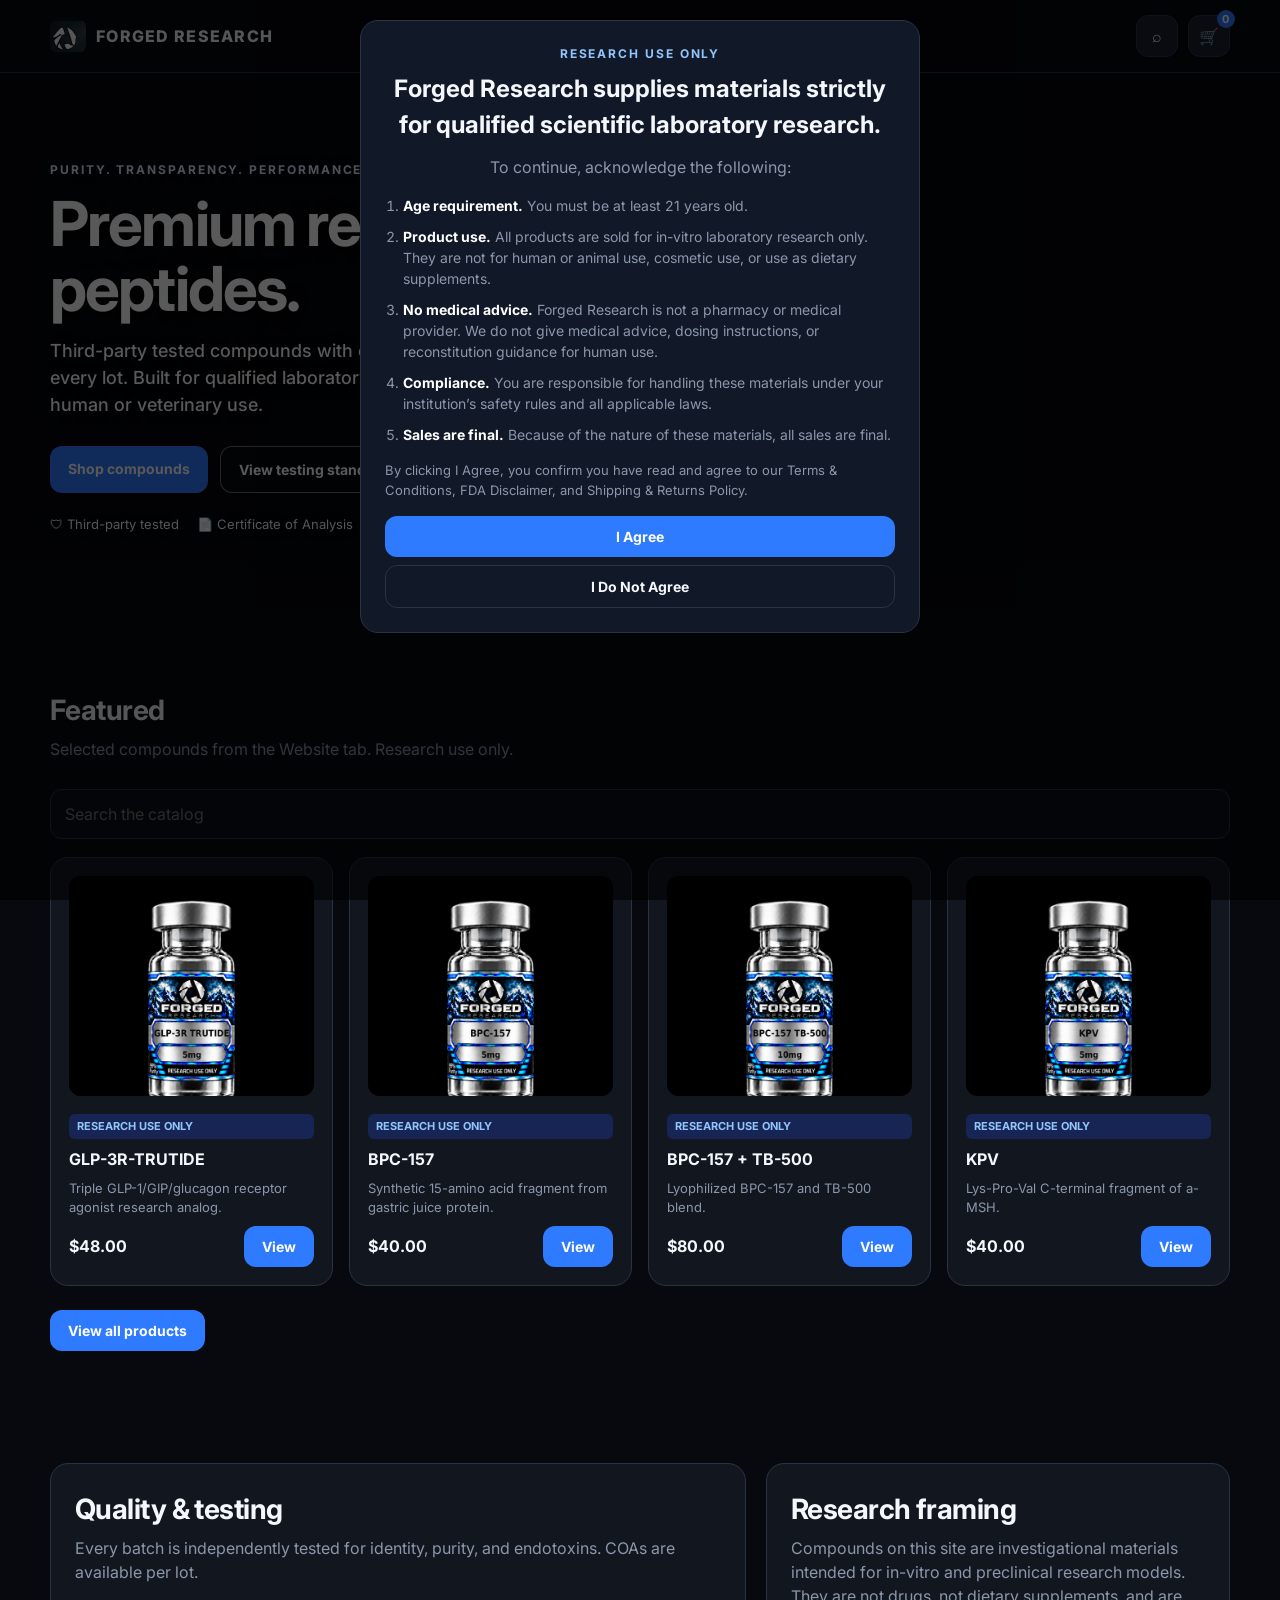
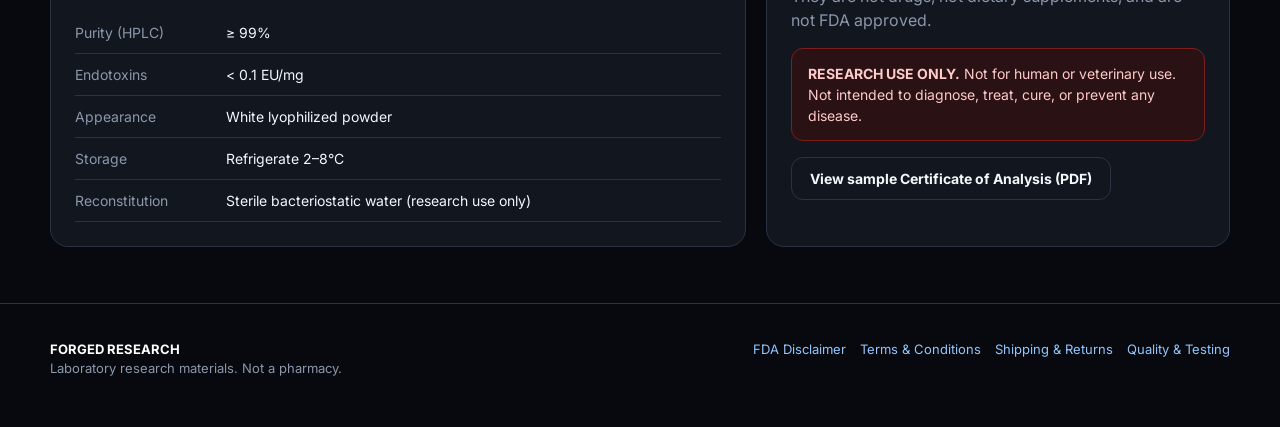
<file: index.html>
<!DOCTYPE html>
<html lang="en">
<head>
  <meta charset="UTF-8" />
  <meta name="viewport" content="width=device-width, initial-scale=1" />
  <title>Forged Research — Premium Research Peptides</title>
  <meta name="description" content="Third-party tested research peptides. For laboratory research use only." />
  <link rel="icon" href="assets/logo-mark.png" />
  <link rel="preconnect" href="https://fonts.googleapis.com" />
  <link href="https://fonts.googleapis.com/css2?family=Inter:wght@400;500;600;700;800&display=swap" rel="stylesheet" />
  <link rel="stylesheet" href="css/styles.css" />
  <style>
    .drawer { font-size: 13px; }
    .cart-line { display: block; padding: 14px 0; }
    .cart-line .row { align-items: start; }
    .cart-controls { margin: 8px 0 0; }
    .cart-line-price { margin: 0; font-size: 13px; }
    .drawer-foot .save, .drawer-foot .save strong { color: #f5b942; }
    .drawer-foot .total-row { font-size: 15px; font-weight: 800; margin-top: 8px; padding-top: 10px; border-top: 1px solid #2a3344; }
  </style>
</head>
<body>
  <header>
    <div class="wrap nav">
      <a class="brand" href="index.html">
        <img class="logo" src="assets/logo-mark.png" alt="Forged Research" />
        FORGED RESEARCH
      </a>
      <nav class="nav-links">
        <a href="#shop">Shop</a>
        <a href="quality.html">Quality</a>
        <a href="fda.html">Disclaimer</a>
        <a href="terms.html">Terms</a>
        <a href="shipping.html">Shipping</a>
      </nav>
      <div class="nav-actions">
        <button class="icon-btn" title="Search" type="button">⌕</button>
        <button class="icon-btn" id="cartBtn" title="Cart" type="button">
          🛒 <span class="cart-count" id="cartCount">0</span>
        </button>
      </div>
    </div>
  </header>

  <section class="hero">
    <div class="wrap hero-grid">
      <div>
        <div class="kicker">Purity. Transparency. Performance.</div>
        <h1>Premium research peptides.</h1>
        <p class="lede">Third-party tested compounds with certificates of analysis on every lot. Built for qualified laboratory research — not for human or veterinary use.</p>
        <div class="hero-cta">
          <a class="btn" href="#shop">Shop compounds</a>
          <a class="btn ghost" href="#testing">View testing standards</a>
        </div>
        <div class="trust">
          <span>🛡 Third-party tested</span>
          <span>📄 Certificate of Analysis</span>
          <span>📦 Discreet shipping</span>
        </div>
      </div>
    </div>
  </section>

  <section class="section" id="shop">
    <div class="wrap">
      <h2>Featured</h2>
      <p class="sub">Selected compounds from the Website tab. Research use only.</p>
      <input class="field" id="catalogSearch" type="search" placeholder="Search the catalog" style="margin:0 0 18px" />
      <div class="grid" id="featuredGrid"></div>
      <p style="margin-top:24px">
        <button class="btn" type="button" id="viewAllBtn">View all products</button>
      </p>
    </div>
  </section>

  <section class="section" id="catalog" hidden>
    <div class="wrap">
      <h2>Research catalog</h2>
      <p class="sub">Every active listing. All materials are for laboratory research only.</p>
      <div class="filters">
        <button class="chip active" data-filter="all" type="button">All</button>
        <button class="chip" data-filter="metabolic" type="button">Metabolic</button>
        <button class="chip" data-filter="recovery" type="button">Recovery</button>
        <button class="chip" data-filter="immune" type="button">Gut / Immune</button>
      </div>
      <div class="grid" id="productGrid"></div>
    </div>
  </section>

  <section class="section" id="testing">
    <div class="wrap info-grid">
      <div class="panel">
        <h2>Quality & testing</h2>
        <p class="sub">Every batch is independently tested for identity, purity, and endotoxins. COAs are available per lot.</p>
        <table class="specs">
          <tr><td>Purity (HPLC)</td><td>≥ 99%</td></tr>
          <tr><td>Endotoxins</td><td>&lt; 0.1 EU/mg</td></tr>
          <tr><td>Appearance</td><td>White lyophilized powder</td></tr>
          <tr><td>Storage</td><td>Refrigerate 2–8°C</td></tr>
          <tr><td>Reconstitution</td><td>Sterile bacteriostatic water (research use only)</td></tr>
        </table>
      </div>
      <div class="panel" id="research">
        <h2>Research framing</h2>
        <p class="muted">Compounds on this site are investigational materials intended for in-vitro and preclinical research models. They are not drugs, not dietary supplements, and are not FDA approved.</p>
        <div class="warn-box">
          <strong>RESEARCH USE ONLY.</strong> Not for human or veterinary use. Not intended to diagnose, treat, cure, or prevent any disease.
        </div>
        <button class="btn ghost" type="button">View sample Certificate of Analysis (PDF)</button>
      </div>
    </div>
  </section>

  <footer id="disclaimer">
    <div class="wrap foot">
      <div>
        <strong style="color:#fff">FORGED RESEARCH</strong><br />
        Laboratory research materials. Not a pharmacy.
      </div>
      <div class="policy-links">
        <a href="fda.html">FDA Disclaimer</a>
        <a href="terms.html">Terms &amp; Conditions</a>
        <a href="shipping.html">Shipping &amp; Returns</a>
        <a href="quality.html">Quality &amp; Testing</a>
      </div>
    </div>
  </footer>

  <div class="drawer-bg" id="drawerBg"></div>
  <aside class="drawer" id="drawer">
    <div class="drawer-h">
      <strong>Your cart</strong>
      <button class="icon-btn" id="closeCart" type="button">✕</button>
    </div>
    <div class="cart-items" id="cartItems"></div>
    <div class="drawer-foot">
      <div class="row" style="margin-bottom:8px">
        <span class="muted">Subtotal</span>
        <strong id="subtotal">$0.00</strong>
      </div>
      <div class="row save" id="extraRow" hidden style="margin-bottom:8px">
        <span>Additional 30% savings</span>
        <strong id="extraSavings">$0.00</strong>
      </div>
      <div class="row save" id="totalSaveRow" hidden style="margin-bottom:8px">
        <span>Total savings on this order</span>
        <strong id="totalSavings">$0.00</strong>
      </div>
      <div class="row" style="margin:8px 0">
        <span class="muted">Shipping</span>
        <strong>Free</strong>
      </div>
      <div class="row total-row" style="margin-bottom:12px">
        <span>Total</span>
        <strong id="orderTotal">$0.00</strong>
      </div>
      <button class="btn full" id="checkoutBtn" type="button">Proceed to checkout</button>
    </div>
  </aside>

  <div class="modal-bg" id="modal">
    <div class="modal">
      <h2 style="margin-bottom:8px">Important information</h2>
      <div class="warn-box">RESEARCH USE ONLY — not for human or veterinary use.</div>
      <p class="muted">These products are not intended to diagnose, treat, cure, or prevent any disease and have not been approved by the FDA.</p>
      <label class="check">
        <input type="checkbox" id="agree" />
        <span>I have read this information and confirm I am purchasing these products for research use only.</span>
      </label>
      <button class="btn full warn" id="agreeBtn" type="button">I agree & continue</button>
    </div>
  </div>

  <div class="modal-bg" id="productModal">
    <div class="modal product-modal">
      <div class="row" style="margin-bottom:12px">
        <h2 id="pmTitle" style="margin:0;font-size:28px">Product</h2>
        <button class="icon-btn" type="button" id="pmClose">✕</button>
      </div>
      <div class="pm-grid">
        <div class="pm-zoom"><img id="pmImg" class="pm-img" alt="" /></div>
        <div>
          <span class="tag">RESEARCH USE ONLY</span>
          <p class="muted" id="pmDesc" style="margin:12px 0"></p>
          <label class="muted" style="font-size:12px">Select size</label>
          <select class="size-select" id="pmSize" style="margin:8px 0 14px"></select>
          <div class="volume">
            <h3>Volume Discounts</h3>
            <div id="pmVol"></div>
          </div>
          <div class="qty-row">
            <span class="muted">Quantity:</span>
            <div class="stepper">
              <button type="button" id="pmMinus">−</button>
              <span id="pmQty">1</span>
              <button type="button" id="pmPlus">+</button>
            </div>
          </div>
          <div class="row" style="margin-top:14px">
            <strong id="pmLine">$0.00</strong>
            <button class="btn" type="button" id="pmAdd">Add to cart</button>
          </div>
        </div>
      </div>
    </div>
  </div>

  <div class="modal-bg gate" id="gateModal">
    <div class="modal">
      <div class="kicker" style="text-align:center">Research use only</div>
      <h2 style="margin:8px 0 12px;text-align:center">Forged Research supplies materials strictly for qualified scientific laboratory research.</h2>
      <p class="muted" style="text-align:center;margin-bottom:16px">To continue, acknowledge the following:</p>
      <ol class="gate-list">
        <li><strong>Age requirement.</strong> You must be at least 21 years old.</li>
        <li><strong>Product use.</strong> All products are sold for in-vitro laboratory research only. They are not for human or animal use, cosmetic use, or use as dietary supplements.</li>
        <li><strong>No medical advice.</strong> Forged Research is not a pharmacy or medical provider. We do not give medical advice, dosing instructions, or reconstitution guidance for human use.</li>
        <li><strong>Compliance.</strong> You are responsible for handling these materials under your institution’s safety rules and all applicable laws.</li>
        <li><strong>Sales are final.</strong> Because of the nature of these materials, all sales are final.</li>
      </ol>
      <p class="muted" style="font-size:13px;margin:16px 0">By clicking I Agree, you confirm you have read and agree to our
        <a href="terms.html">Terms &amp; Conditions</a>,
        <a href="fda.html">FDA Disclaimer</a>, and
        <a href="shipping.html">Shipping &amp; Returns Policy</a>.</p>
      <button class="btn full" type="button" id="gateAgree" onclick="sessionStorage.setItem('forgedGate','1');var g=document.getElementById('gateModal');if(g)g.classList.remove('open');">I Agree</button>
      <button class="btn ghost full" type="button" id="gateDecline" style="margin-top:8px" onclick="window.location.href='https://www.google.com'">I Do Not Agree</button>
    </div>
  </div>

  <div class="modal-bg" id="signupModal">
    <div class="modal">
      <h2 style="margin-bottom:8px">Join Forged Research</h2>
      <p class="muted">Get lot updates and new compound notices. Research use only.</p>
      <form id="signupForm" style="margin-top:16px">
        <input class="field" type="email" id="signupEmail" placeholder="Email address" required />
        <button class="btn full" type="submit" style="margin-top:12px">Sign up</button>
      </form>
      <button class="btn ghost full" type="button" id="signupLater" style="margin-top:8px">Not now</button>
    </div>
  </div>

  <script src="js/app.js"></script>
</body>
</html>
</file>
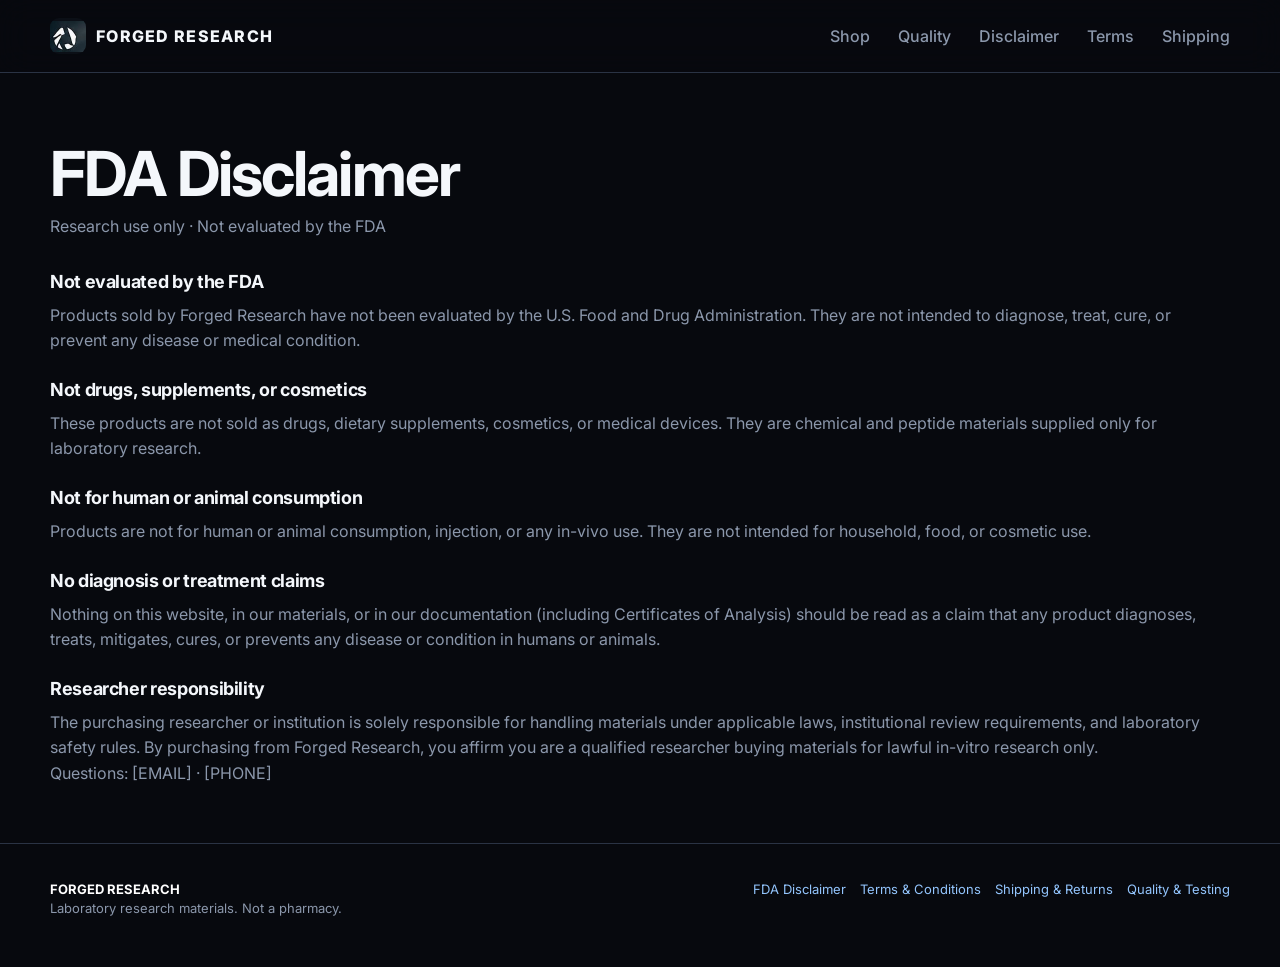
<file: fda.html>
<!DOCTYPE html>
<html lang="en">
<head>
  <meta charset="UTF-8" />
  <meta name="viewport" content="width=device-width, initial-scale=1" />
  <title>FDA Disclaimer — Forged Research</title>
  <link rel="icon" href="assets/logo-mark.png" />
  <link href="https://fonts.googleapis.com/css2?family=Inter:wght@400;500;600;700;800&display=swap" rel="stylesheet" />
  <link rel="stylesheet" href="css/styles.css" />
</head>
<body>
  <header>
    <div class="wrap nav">
      <a class="brand" href="index.html">
        <img class="logo" src="assets/logo-mark.png" alt="Forged Research" />
        FORGED RESEARCH
      </a>
      <nav class="nav-links">
        <a href="index.html#shop">Shop</a>
        <a href="quality.html">Quality</a>
        <a href="fda.html">Disclaimer</a>
        <a href="terms.html">Terms</a>
        <a href="shipping.html">Shipping</a>
      </nav>
    </div>
  </header>
  <main class="wrap section policy">
    
<h1>FDA Disclaimer</h1>
<p class="sub">Research use only · Not evaluated by the FDA</p>
<h2>Not evaluated by the FDA</h2>
<p>Products sold by Forged Research have not been evaluated by the U.S. Food and Drug Administration. They are not intended to diagnose, treat, cure, or prevent any disease or medical condition.</p>
<h2>Not drugs, supplements, or cosmetics</h2>
<p>These products are not sold as drugs, dietary supplements, cosmetics, or medical devices. They are chemical and peptide materials supplied only for laboratory research.</p>
<h2>Not for human or animal consumption</h2>
<p>Products are not for human or animal consumption, injection, or any in-vivo use. They are not intended for household, food, or cosmetic use.</p>
<h2>No diagnosis or treatment claims</h2>
<p>Nothing on this website, in our materials, or in our documentation (including Certificates of Analysis) should be read as a claim that any product diagnoses, treats, mitigates, cures, or prevents any disease or condition in humans or animals.</p>
<h2>Researcher responsibility</h2>
<p>The purchasing researcher or institution is solely responsible for handling materials under applicable laws, institutional review requirements, and laboratory safety rules. By purchasing from Forged Research, you affirm you are a qualified researcher buying materials for lawful in-vitro research only.</p>
<p class="muted">Questions: [EMAIL] · [PHONE]</p>

  </main>
  <footer>
    <div class="wrap foot">
      <div>
        <strong style="color:#fff">FORGED RESEARCH</strong><br />
        Laboratory research materials. Not a pharmacy.
      </div>
      <div class="policy-links">
        <a href="fda.html">FDA Disclaimer</a>
        <a href="terms.html">Terms &amp; Conditions</a>
        <a href="shipping.html">Shipping &amp; Returns</a>
        <a href="quality.html">Quality &amp; Testing</a>
      </div>
    </div>
  </footer>
</body>
</html>
</file>
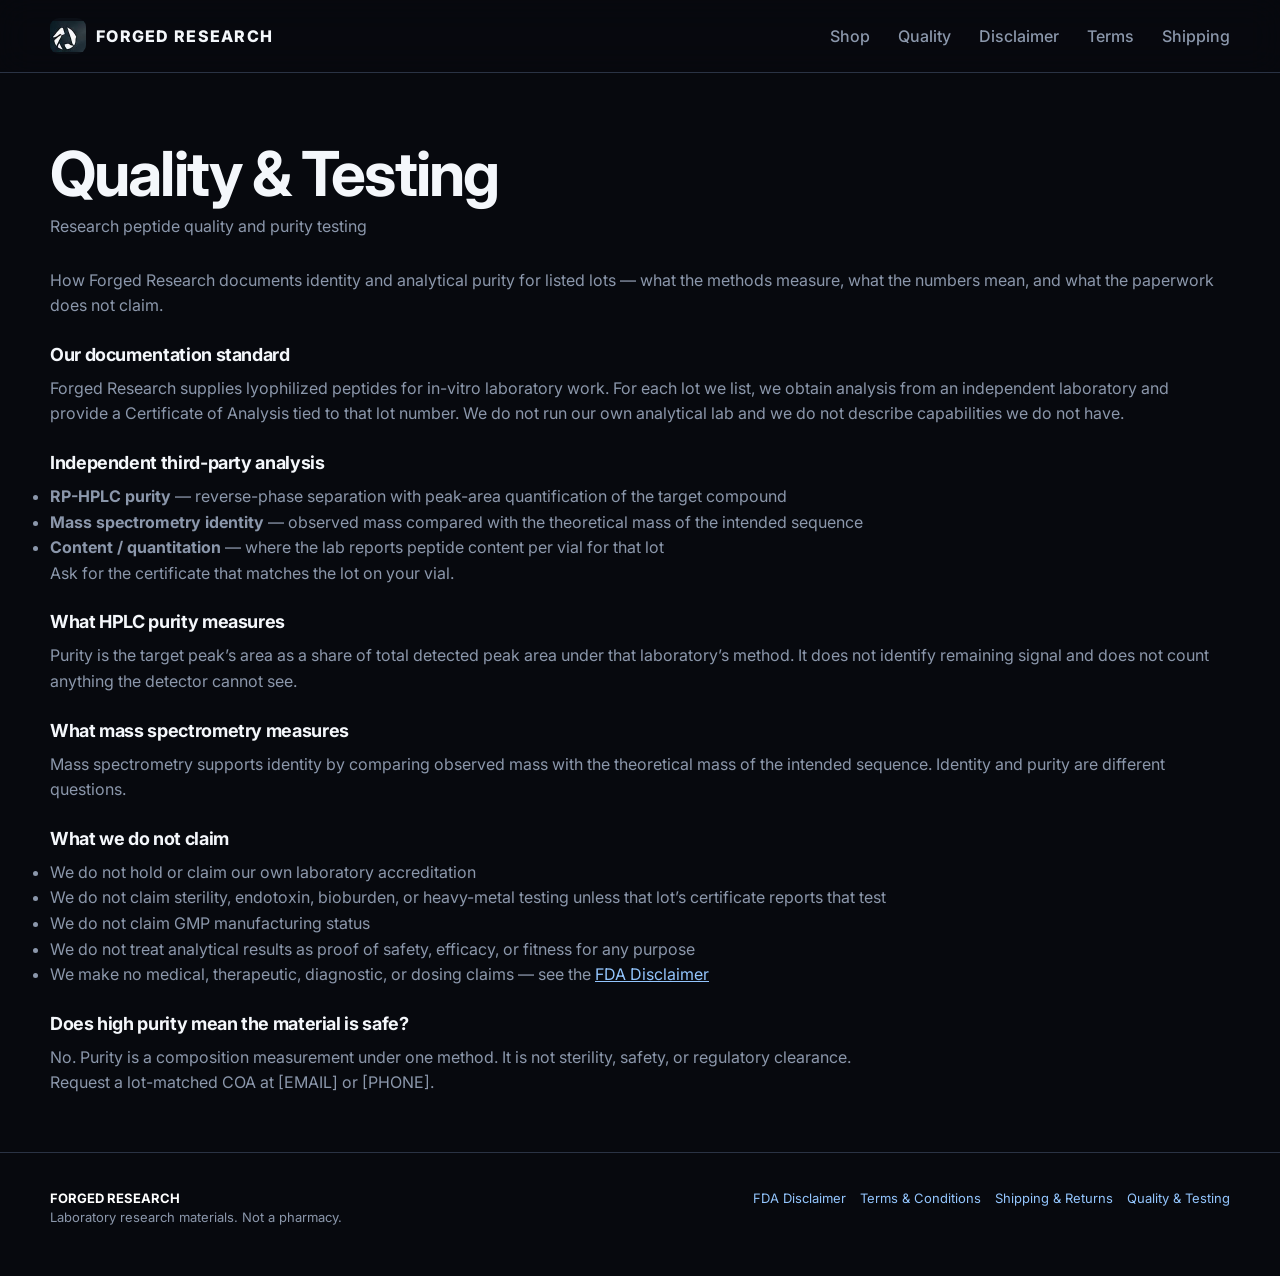
<file: quality.html>
<!DOCTYPE html>
<html lang="en">
<head>
  <meta charset="UTF-8" />
  <meta name="viewport" content="width=device-width, initial-scale=1" />
  <title>Quality & Testing — Forged Research</title>
  <link rel="icon" href="assets/logo-mark.png" />
  <link href="https://fonts.googleapis.com/css2?family=Inter:wght@400;500;600;700;800&display=swap" rel="stylesheet" />
  <link rel="stylesheet" href="css/styles.css" />
</head>
<body>
  <header>
    <div class="wrap nav">
      <a class="brand" href="index.html">
        <img class="logo" src="assets/logo-mark.png" alt="Forged Research" />
        FORGED RESEARCH
      </a>
      <nav class="nav-links">
        <a href="index.html#shop">Shop</a>
        <a href="quality.html">Quality</a>
        <a href="fda.html">Disclaimer</a>
        <a href="terms.html">Terms</a>
        <a href="shipping.html">Shipping</a>
      </nav>
    </div>
  </header>
  <main class="wrap section policy">
    
<h1>Quality &amp; Testing</h1>
<p class="sub">Research peptide quality and purity testing</p>
<p>How Forged Research documents identity and analytical purity for listed lots — what the methods measure, what the numbers mean, and what the paperwork does not claim.</p>
<h2>Our documentation standard</h2>
<p>Forged Research supplies lyophilized peptides for in-vitro laboratory work. For each lot we list, we obtain analysis from an independent laboratory and provide a Certificate of Analysis tied to that lot number. We do not run our own analytical lab and we do not describe capabilities we do not have.</p>
<h2>Independent third-party analysis</h2>
<ul>
  <li><strong>RP-HPLC purity</strong> — reverse-phase separation with peak-area quantification of the target compound</li>
  <li><strong>Mass spectrometry identity</strong> — observed mass compared with the theoretical mass of the intended sequence</li>
  <li><strong>Content / quantitation</strong> — where the lab reports peptide content per vial for that lot</li>
</ul>
<p>Ask for the certificate that matches the lot on your vial.</p>
<h2>What HPLC purity measures</h2>
<p>Purity is the target peak’s area as a share of total detected peak area under that laboratory’s method. It does not identify remaining signal and does not count anything the detector cannot see.</p>
<h2>What mass spectrometry measures</h2>
<p>Mass spectrometry supports identity by comparing observed mass with the theoretical mass of the intended sequence. Identity and purity are different questions.</p>
<h2>What we do not claim</h2>
<ul>
  <li>We do not hold or claim our own laboratory accreditation</li>
  <li>We do not claim sterility, endotoxin, bioburden, or heavy-metal testing unless that lot’s certificate reports that test</li>
  <li>We do not claim GMP manufacturing status</li>
  <li>We do not treat analytical results as proof of safety, efficacy, or fitness for any purpose</li>
  <li>We make no medical, therapeutic, diagnostic, or dosing claims — see the <a href="fda.html">FDA Disclaimer</a></li>
</ul>
<h2>Does high purity mean the material is safe?</h2>
<p>No. Purity is a composition measurement under one method. It is not sterility, safety, or regulatory clearance.</p>
<p class="muted">Request a lot-matched COA at [EMAIL] or [PHONE].</p>

  </main>
  <footer>
    <div class="wrap foot">
      <div>
        <strong style="color:#fff">FORGED RESEARCH</strong><br />
        Laboratory research materials. Not a pharmacy.
      </div>
      <div class="policy-links">
        <a href="fda.html">FDA Disclaimer</a>
        <a href="terms.html">Terms &amp; Conditions</a>
        <a href="shipping.html">Shipping &amp; Returns</a>
        <a href="quality.html">Quality &amp; Testing</a>
      </div>
    </div>
  </footer>
</body>
</html>
</file>
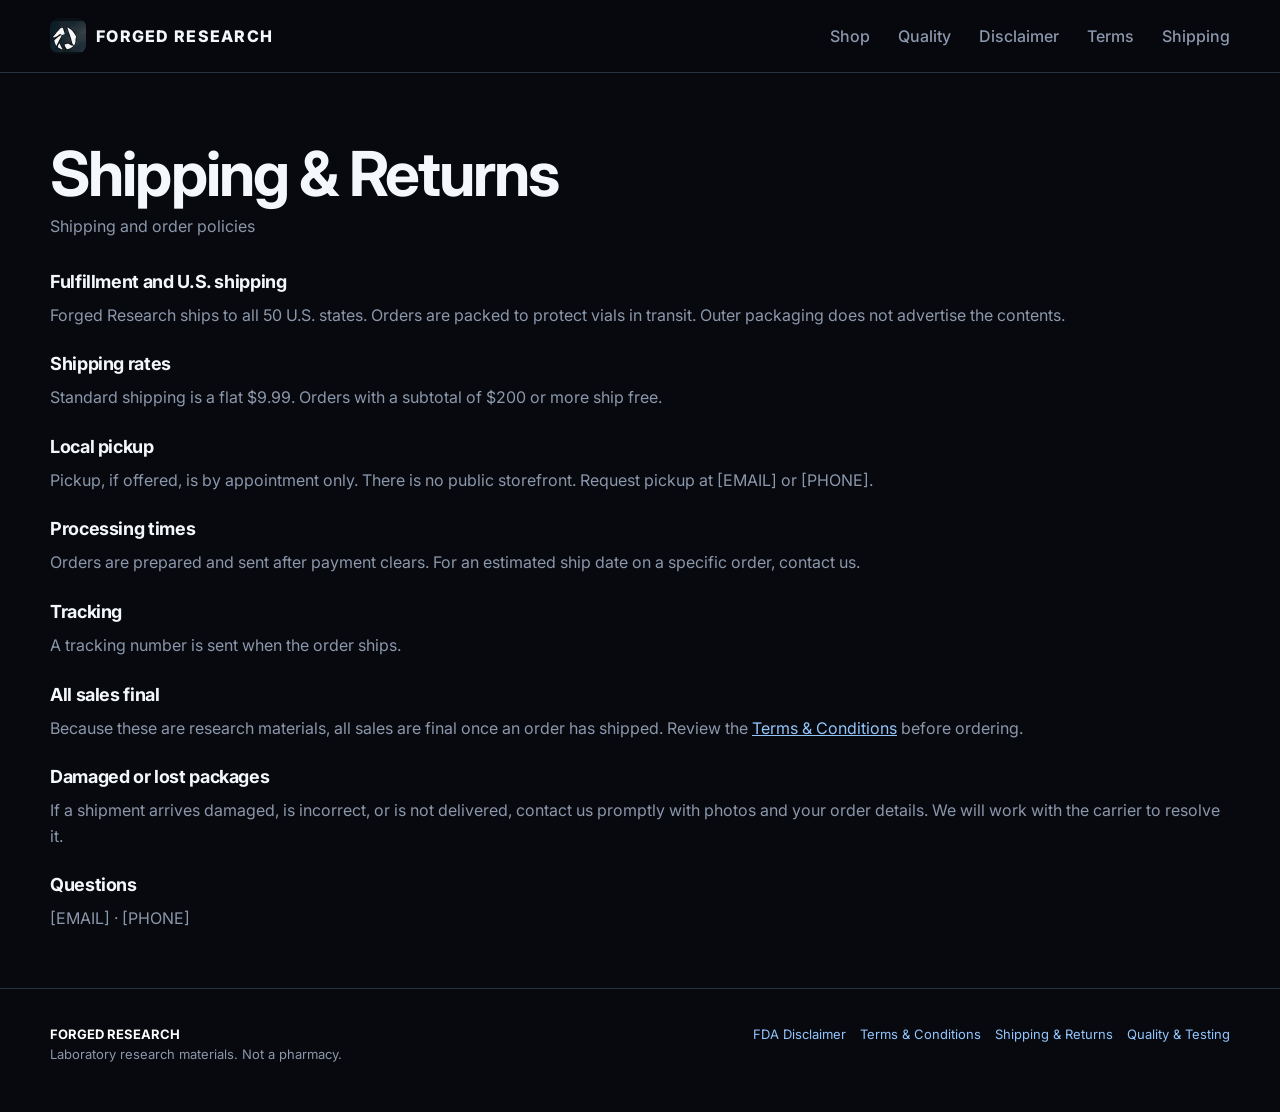
<file: shipping.html>
<!DOCTYPE html>
<html lang="en">
<head>
  <meta charset="UTF-8" />
  <meta name="viewport" content="width=device-width, initial-scale=1" />
  <title>Shipping & Returns — Forged Research</title>
  <link rel="icon" href="assets/logo-mark.png" />
  <link href="https://fonts.googleapis.com/css2?family=Inter:wght@400;500;600;700;800&display=swap" rel="stylesheet" />
  <link rel="stylesheet" href="css/styles.css" />
</head>
<body>
  <header>
    <div class="wrap nav">
      <a class="brand" href="index.html">
        <img class="logo" src="assets/logo-mark.png" alt="Forged Research" />
        FORGED RESEARCH
      </a>
      <nav class="nav-links">
        <a href="index.html#shop">Shop</a>
        <a href="quality.html">Quality</a>
        <a href="fda.html">Disclaimer</a>
        <a href="terms.html">Terms</a>
        <a href="shipping.html">Shipping</a>
      </nav>
    </div>
  </header>
  <main class="wrap section policy">
    
<h1>Shipping &amp; Returns</h1>
<p class="sub">Shipping and order policies</p>
<h2>Fulfillment and U.S. shipping</h2>
<p>Forged Research ships to all 50 U.S. states. Orders are packed to protect vials in transit. Outer packaging does not advertise the contents.</p>
<h2>Shipping rates</h2>
<p>Standard shipping is a flat $9.99. Orders with a subtotal of $200 or more ship free.</p>
<h2>Local pickup</h2>
<p>Pickup, if offered, is by appointment only. There is no public storefront. Request pickup at [EMAIL] or [PHONE].</p>
<h2>Processing times</h2>
<p>Orders are prepared and sent after payment clears. For an estimated ship date on a specific order, contact us.</p>
<h2>Tracking</h2>
<p>A tracking number is sent when the order ships.</p>
<h2>All sales final</h2>
<p>Because these are research materials, all sales are final once an order has shipped. Review the <a href="terms.html">Terms &amp; Conditions</a> before ordering.</p>
<h2>Damaged or lost packages</h2>
<p>If a shipment arrives damaged, is incorrect, or is not delivered, contact us promptly with photos and your order details. We will work with the carrier to resolve it.</p>
<h2>Questions</h2>
<p>[EMAIL] · [PHONE]</p>

  </main>
  <footer>
    <div class="wrap foot">
      <div>
        <strong style="color:#fff">FORGED RESEARCH</strong><br />
        Laboratory research materials. Not a pharmacy.
      </div>
      <div class="policy-links">
        <a href="fda.html">FDA Disclaimer</a>
        <a href="terms.html">Terms &amp; Conditions</a>
        <a href="shipping.html">Shipping &amp; Returns</a>
        <a href="quality.html">Quality &amp; Testing</a>
      </div>
    </div>
  </footer>
</body>
</html>
</file>
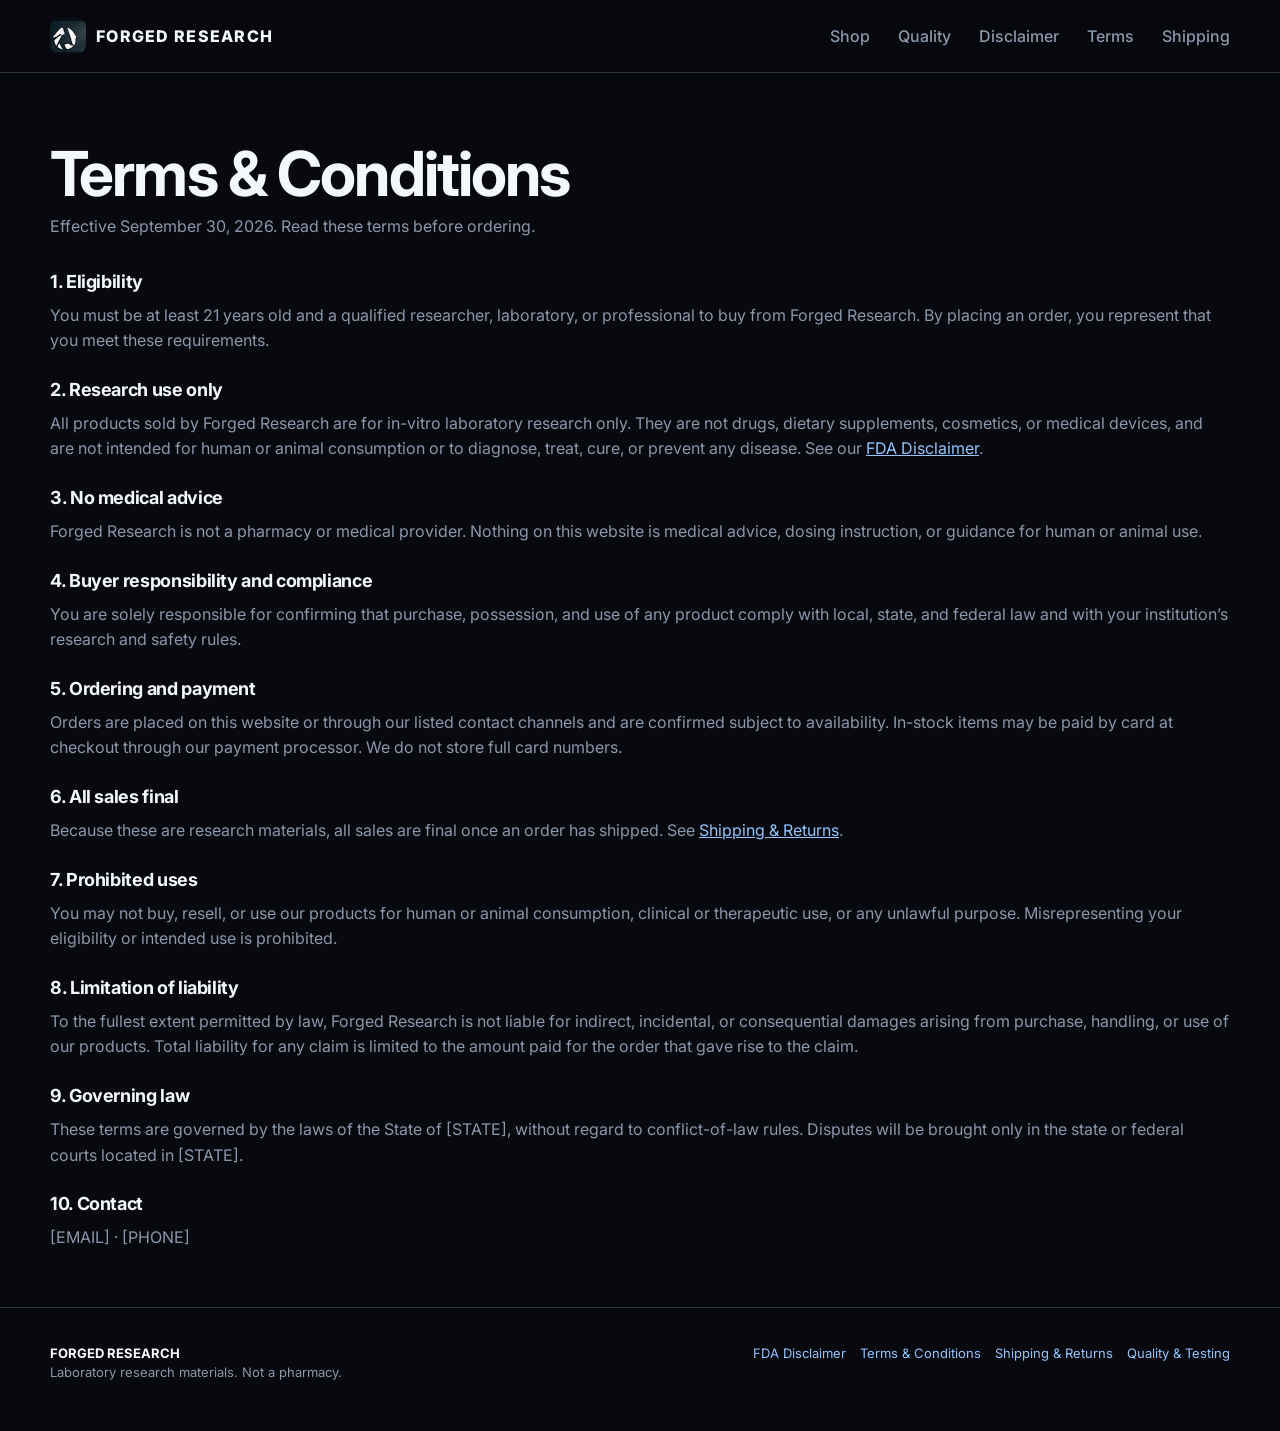
<file: terms.html>
<!DOCTYPE html>
<html lang="en">
<head>
  <meta charset="UTF-8" />
  <meta name="viewport" content="width=device-width, initial-scale=1" />
  <title>Terms & Conditions — Forged Research</title>
  <link rel="icon" href="assets/logo-mark.png" />
  <link href="https://fonts.googleapis.com/css2?family=Inter:wght@400;500;600;700;800&display=swap" rel="stylesheet" />
  <link rel="stylesheet" href="css/styles.css" />
</head>
<body>
  <header>
    <div class="wrap nav">
      <a class="brand" href="index.html">
        <img class="logo" src="assets/logo-mark.png" alt="Forged Research" />
        FORGED RESEARCH
      </a>
      <nav class="nav-links">
        <a href="index.html#shop">Shop</a>
        <a href="quality.html">Quality</a>
        <a href="fda.html">Disclaimer</a>
        <a href="terms.html">Terms</a>
        <a href="shipping.html">Shipping</a>
      </nav>
    </div>
  </header>
  <main class="wrap section policy">
    
<h1>Terms &amp; Conditions</h1>
<p class="sub">Effective September 30, 2026. Read these terms before ordering.</p>
<h2>1. Eligibility</h2>
<p>You must be at least 21 years old and a qualified researcher, laboratory, or professional to buy from Forged Research. By placing an order, you represent that you meet these requirements.</p>
<h2>2. Research use only</h2>
<p>All products sold by Forged Research are for in-vitro laboratory research only. They are not drugs, dietary supplements, cosmetics, or medical devices, and are not intended for human or animal consumption or to diagnose, treat, cure, or prevent any disease. See our <a href="fda.html">FDA Disclaimer</a>.</p>
<h2>3. No medical advice</h2>
<p>Forged Research is not a pharmacy or medical provider. Nothing on this website is medical advice, dosing instruction, or guidance for human or animal use.</p>
<h2>4. Buyer responsibility and compliance</h2>
<p>You are solely responsible for confirming that purchase, possession, and use of any product comply with local, state, and federal law and with your institution’s research and safety rules.</p>
<h2>5. Ordering and payment</h2>
<p>Orders are placed on this website or through our listed contact channels and are confirmed subject to availability. In-stock items may be paid by card at checkout through our payment processor. We do not store full card numbers.</p>
<h2>6. All sales final</h2>
<p>Because these are research materials, all sales are final once an order has shipped. See <a href="shipping.html">Shipping &amp; Returns</a>.</p>
<h2>7. Prohibited uses</h2>
<p>You may not buy, resell, or use our products for human or animal consumption, clinical or therapeutic use, or any unlawful purpose. Misrepresenting your eligibility or intended use is prohibited.</p>
<h2>8. Limitation of liability</h2>
<p>To the fullest extent permitted by law, Forged Research is not liable for indirect, incidental, or consequential damages arising from purchase, handling, or use of our products. Total liability for any claim is limited to the amount paid for the order that gave rise to the claim.</p>
<h2>9. Governing law</h2>
<p>These terms are governed by the laws of the State of [STATE], without regard to conflict-of-law rules. Disputes will be brought only in the state or federal courts located in [STATE].</p>
<h2>10. Contact</h2>
<p>[EMAIL] · [PHONE]</p>

  </main>
  <footer>
    <div class="wrap foot">
      <div>
        <strong style="color:#fff">FORGED RESEARCH</strong><br />
        Laboratory research materials. Not a pharmacy.
      </div>
      <div class="policy-links">
        <a href="fda.html">FDA Disclaimer</a>
        <a href="terms.html">Terms &amp; Conditions</a>
        <a href="shipping.html">Shipping &amp; Returns</a>
        <a href="quality.html">Quality &amp; Testing</a>
      </div>
    </div>
  </footer>
</body>
</html>
</file>
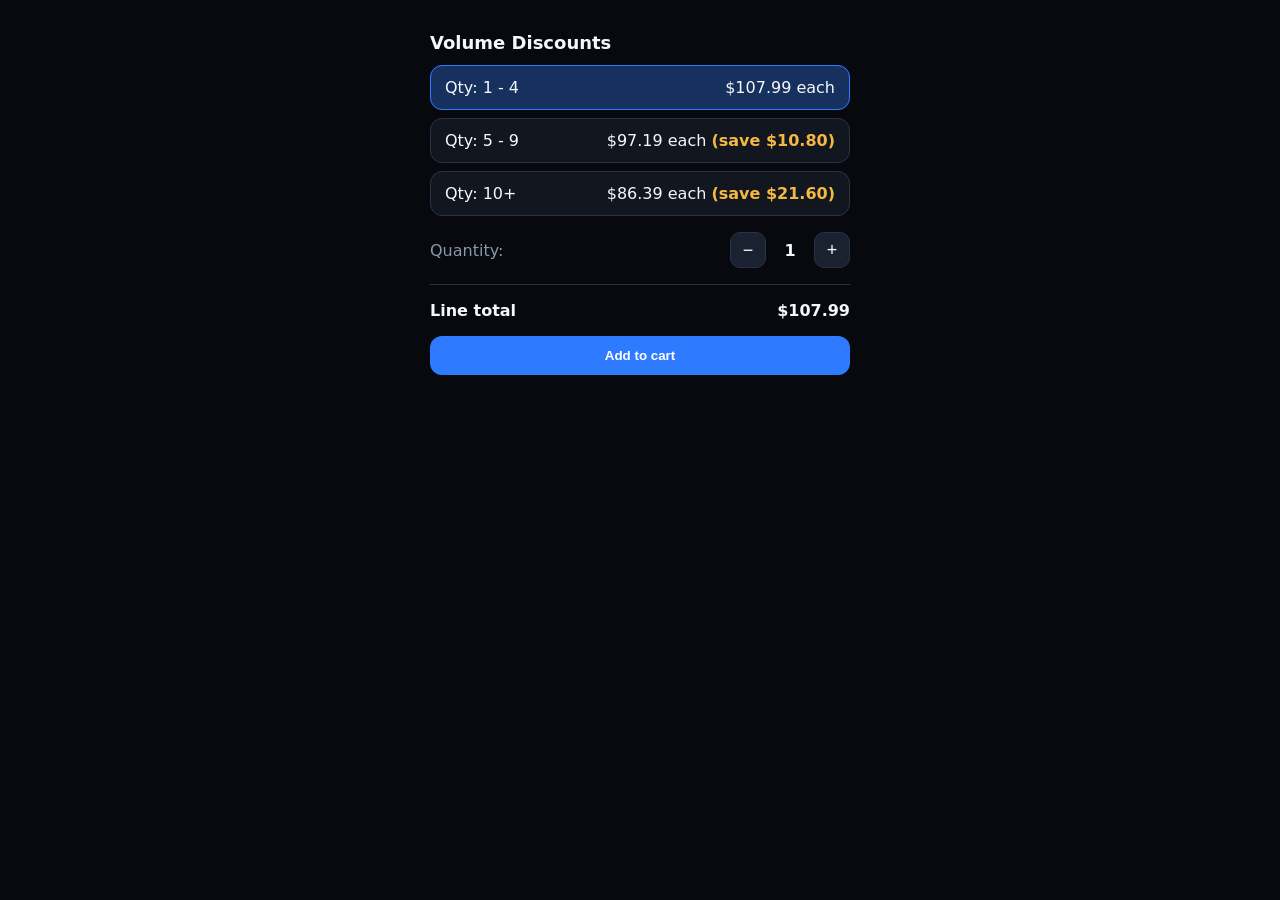
<file: volume-discounts.html>
<!DOCTYPE html>
<html lang="en">
<head>
  <meta charset="UTF-8" />
  <meta name="viewport" content="width=device-width, initial-scale=1" />
  <title>Volume Discounts</title>
  <style>
    :root {
      --bg: #07090e;
      --panel: #12171f;
      --line: #2a3344;
      --text: #f4f7fb;
      --muted: #8b97ab;
      --blue: #2f7bff;
      --blue-soft: #17315f;
      --save: #f5b942;
    }
    * { box-sizing: border-box; margin: 0; padding: 0; }
    body {
      font-family: Inter, system-ui, sans-serif;
      background: var(--bg);
      color: var(--text);
      padding: 32px 16px;
    }
    .wrap { width: min(420px, 100%); margin: 0 auto; }
    h2 { font-size: 18px; margin-bottom: 12px; }
    .tiers { display: grid; gap: 8px; }
    .tier {
      display: flex;
      justify-content: space-between;
      align-items: center;
      gap: 12px;
      padding: 12px 14px;
      border: 1px solid var(--line);
      border-radius: 12px;
      background: var(--panel);
      cursor: pointer;
    }
    .tier.active {
      border-color: var(--blue);
      background: var(--blue-soft);
    }
    .save { color: var(--save, #f5b942); font-weight: 600; }
    .qty-row {
      display: flex;
      align-items: center;
      justify-content: space-between;
      margin-top: 16px;
    }
    .stepper { display: flex; align-items: center; gap: 10px; }
    .stepper button {
      width: 36px; height: 36px;
      border-radius: 10px;
      border: 1px solid var(--line);
      background: #1a2130;
      color: #fff;
      font-size: 18px;
      cursor: pointer;
    }
    .stepper span {
      min-width: 28px;
      text-align: center;
      font-weight: 700;
    }
    .muted { color: var(--muted); }
    .total {
      margin-top: 16px;
      padding-top: 16px;
      border-top: 1px solid var(--line);
      display: flex;
      justify-content: space-between;
      font-weight: 700;
    }
    .btn {
      margin-top: 16px;
      width: 100%;
      background: var(--blue);
      color: #fff;
      border: 0;
      border-radius: 12px;
      padding: 12px 16px;
      font-weight: 700;
      cursor: pointer;
    }
  </style>
</head>
<body>
  <div class="wrap" data-base="107.99">
    <h2>Volume Discounts</h2>
    <div class="tiers" id="tiers"></div>
    <div class="qty-row">
      <span class="muted">Quantity:</span>
      <div class="stepper">
        <button type="button" id="minus">−</button>
        <span id="qty">1</span>
        <button type="button" id="plus">+</button>
      </div>
    </div>
    <div class="total">
      <span>Line total</span>
      <span id="lineTotal">$107.99</span>
    </div>
    <button class="btn" type="button" id="addBtn">Add to cart</button>
  </div>

  <script>
    function money(n) {
      return (Math.round((Number(n) + Number.EPSILON) * 100) / 100);
    }

    function fmt(n) {
      return '$' + money(n).toFixed(2);
    }

    function getVolumePrice(basePrice, qty) {
      const base = money(basePrice);
      const q = Math.max(1, parseInt(qty, 10) || 1);
      let percentOff = 0;
      let tier = '1-4';
      if (q >= 10) { percentOff = 20; tier = '10+'; }
      else if (q >= 5) { percentOff = 10; tier = '5-9'; }
      const savings = money(base * (percentOff / 100));
      const unitPrice = money(base - savings);
      return { unitPrice, savings, percentOff, tier, base };
    }

    function tierForQty(qty) {
      if (qty >= 10) return '10+';
      if (qty >= 5) return '5-9';
      return '1-4';
    }

    const root = document.querySelector('[data-base]');
    const base = money(root.dataset.base);
    let qty = 1;

    const rows = [
      { key: '1-4', label: 'Qty: 1 - 4', min: 1 },
      { key: '5-9', label: 'Qty: 5 - 9', min: 5 },
      { key: '10+', label: 'Qty: 10+', min: 10 }
    ];

    function rowPrice(key) {
      const sampleQty = key === '10+' ? 10 : key === '5-9' ? 5 : 1;
      return getVolumePrice(base, sampleQty);
    }

    function render() {
      const current = getVolumePrice(base, qty);
      document.getElementById('qty').textContent = qty;
      document.getElementById('lineTotal').textContent = fmt(current.unitPrice * qty);
      document.getElementById('tiers').innerHTML = rows.map(r => {
        const p = rowPrice(r.key);
        const save = p.percentOff ? ` <span class="save">(save ${fmt(p.savings)})</span>` : '';
        return `<div class="tier${current.tier === r.key ? ' active' : ''}" data-min="${r.min}">
          <span>${r.label}</span>
          <span>${fmt(p.unitPrice)} each${save}</span>
        </div>`;
      }).join('');
      document.querySelectorAll('.tier').forEach(el => {
        el.onclick = () => {
          qty = Number(el.dataset.min);
          render();
        };
      });
    }

    document.getElementById('minus').onclick = () => {
      qty = Math.max(1, qty - 1);
      render();
    };
    document.getElementById('plus').onclick = () => {
      qty += 1;
      render();
    };
    document.getElementById('addBtn').onclick = () => {
      const p = getVolumePrice(base, qty);
      alert('Add to cart: qty ' + qty + ' at ' + fmt(p.unitPrice) + ' each (line ' + fmt(p.unitPrice * qty) + ')');
    };

    render();

    // Self-check against the required examples
    const checks = [
      [32.99, 1, 32.99, 0],
      [32.99, 5, 29.69, 3.30],
      [32.99, 10, 26.39, 6.60],
      [107.99, 1, 107.99, 0],
      [107.99, 5, 97.19, 10.80],
      [107.99, 10, 86.39, 21.60],
      [215.99, 1, 215.99, 0],
      [215.99, 5, 194.39, 21.60],
      [215.99, 10, 172.79, 43.20]
    ];
    checks.forEach(([b, q, unit, save]) => {
      const r = getVolumePrice(b, q);
      if (r.unitPrice !== unit || r.savings !== save) {
        console.error('Mismatch', b, q, r);
      }
    });
  </script>
</body>
</html>
</file>
<file: css/styles.css>
/* Forged Research — locked styles */
:root {
  --void: #05070b;
  --bg: #07090e;
  --chrome: #0b0f16;
  --panel: #12171f;
  --panel-2: #1a2130;
  --line: #2a3344;
  --text: #f4f7fb;
  --muted: #8b97ab;
  --blue: #2f7bff;
  --blue-2: #1d6fea;
  --gold: #f5b942;
  --warn: #e11d2e;
}

* { box-sizing: border-box; margin: 0; padding: 0; }

body {
  font-family: Inter, system-ui, sans-serif;
  background: var(--bg);
  color: var(--text);
  line-height: 1.5;
}

a { color: inherit; text-decoration: none; }
img { max-width: 100%; display: block; }
.wrap { width: min(1180px, calc(100% - 32px)); margin-inline: auto; }

header {
  position: sticky;
  top: 0;
  z-index: 40;
  background: rgba(7, 9, 14, 0.86);
  backdrop-filter: blur(16px);
  border-bottom: 1px solid var(--line);
}

.nav {
  display: flex;
  align-items: center;
  justify-content: space-between;
  height: 72px;
}

.brand {
  display: flex;
  align-items: center;
  gap: 10px;
  font-weight: 800;
  letter-spacing: 0.08em;
}

.logo {
  width: 36px;
  height: 36px;
  object-fit: contain;
  background: #0b0f16;
  border-radius: 9px;
}

/* Card photo sits in .vial-zoom. That frame clips the 1.2 zoom so it cannot cover the name. */
.vial-zoom {
  height: 220px;
  overflow: hidden;
  border-radius: 12px;
  background: #0b0f16;
  margin: 0 0 10px;
}
.vial-img {
  width: 100%;
  height: 220px;
  max-width: none;
  object-fit: cover;
  object-position: center 42%;
  transform: scale(1);
  transform-origin: center 42%;
  margin: 0;
  border-radius: 0;
  background: #0b0f16;
  display: block;
}
.product .vial-img {
  width: 100%;
  height: 220px;
  margin: 0;
}

.nav-links {
  display: flex;
  gap: 28px;
  color: var(--muted);
  font-weight: 500;
}

.nav-links a:hover { color: #fff; }

.nav-actions {
  display: flex;
  gap: 10px;
  align-items: center;
}

.icon-btn,
.btn {
  border: 0;
  cursor: pointer;
  font-family: inherit;
}

.icon-btn {
  background: var(--panel-2);
  color: #fff;
  width: 42px;
  height: 42px;
  border-radius: 12px;
  border: 1px solid var(--line);
  font-size: 16px;
  position: relative;
}

.cart-count {
  position: absolute;
  top: -6px;
  right: -6px;
  background: var(--blue);
  color: #fff;
  font-size: 11px;
  font-weight: 700;
  min-width: 18px;
  height: 18px;
  border-radius: 99px;
  display: grid;
  place-items: center;
}

.btn {
  background: var(--blue);
  color: #fff;
  font-weight: 700;
  padding: 12px 18px;
  border-radius: 12px;
  font-size: 14px;
}

.btn:hover { background: var(--blue-2); }

.btn.ghost {
  background: transparent;
  border: 1px solid var(--line);
  color: var(--text);
}

.btn.full { width: 100%; }
.btn.warn { background: #b91c1c; }

.hero {
  position: relative;
  overflow: hidden;
  padding: 88px 0 72px;
  min-height: 560px;
  background-color: #05070b;
  background-image:
    linear-gradient(90deg, rgba(5,7,11,.82) 0%, rgba(5,7,11,.45) 36%, rgba(5,7,11,.12) 62%, rgba(5,7,11,.06) 100%),
    url("https://mako-burn-e.github.io/Forged-Research/assets/hero-mountains.jpg");
  background-repeat: no-repeat;
  background-position: center center;
  background-size: cover;
}

.hero::after {
  content: "";
  position: absolute;
  inset: auto 0 0 0;
  height: 90px;
  background: linear-gradient(180deg, transparent, var(--bg));
  pointer-events: none;
}

.hero .wrap { position: relative; z-index: 1; }

.hero-grid {
  display: grid;
  grid-template-columns: minmax(0, 640px);
  gap: 40px;
  align-items: center;
}

.hero .vials { display: none; }

.hero h1 {
  color: #fff;
  text-shadow: 0 2px 18px rgba(0, 0, 0, 0.75);
}

.hero .lede {
  color: #fff;
  font-weight: 500;
  text-shadow: 0 2px 14px rgba(0, 0, 0, 0.8);
}

.hero .kicker {
  color: #dbe8ff;
  text-shadow: 0 1px 10px rgba(0, 0, 0, 0.7);
}

.hero .trust {
  color: #f3f6fb;
  text-shadow: 0 1px 10px rgba(0, 0, 0, 0.7);
}

.hero .btn.ghost {
  background: rgba(7, 9, 14, 0.7);
  border-color: rgba(255, 255, 255, 0.4);
  color: #fff;
}

.kicker {
  color: #93c5fd;
  font-weight: 700;
  letter-spacing: 0.16em;
  font-size: 12px;
  text-transform: uppercase;
}

h1 {
  font-size: clamp(36px, 5vw, 62px);
  line-height: 1.05;
  letter-spacing: -0.03em;
  margin: 12px 0 16px;
}

.lede {
  color: var(--muted);
  font-size: 18px;
  max-width: 540px;
}

.hero-cta {
  display: flex;
  gap: 12px;
  margin: 28px 0 22px;
  flex-wrap: wrap;
}

.trust {
  display: flex;
  gap: 18px;
  flex-wrap: wrap;
  color: var(--muted);
  font-size: 13px;
}

.trust span {
  display: flex;
  align-items: center;
  gap: 6px;
}

.vials {
  display: grid;
  grid-template-columns: 1fr 1fr;
  gap: 16px;
}

.vial-card {
  background: linear-gradient(180deg, #1a2230, #10151e);
  border: 1px solid var(--line);
  border-radius: 20px;
  padding: 22px;
  text-align: center;
}

.section { padding: 56px 0; }

.section h2 {
  font-size: 28px;
  letter-spacing: -0.02em;
  margin-bottom: 6px;
}

.sub {
  color: var(--muted);
  margin-bottom: 28px;
}

.filters {
  display: flex;
  gap: 8px;
  flex-wrap: wrap;
  margin-bottom: 22px;
}

.chip {
  background: var(--panel);
  border: 1px solid var(--line);
  color: var(--muted);
  padding: 8px 14px;
  border-radius: 999px;
  cursor: pointer;
  font-weight: 600;
  font-size: 13px;
}

.chip.active,
.chip:hover {
  background: #1d4ed8;
  border-color: #1d4ed8;
  color: #fff;
}

.grid {
  display: grid;
  grid-template-columns: repeat(4, 1fr);
  gap: 16px;
}

.product {
  background: var(--panel);
  border: 1px solid var(--line);
  border-radius: 18px;
  padding: 18px;
  display: flex;
  flex-direction: column;
  gap: 8px;
}

.tag {
  display: inline-block;
  background: #172554;
  color: #93c5fd;
  font-size: 11px;
  font-weight: 700;
  padding: 4px 8px;
  border-radius: 6px;
}

.stars { color: var(--gold); font-size: 13px; }

.row {
  display: flex;
  justify-content: space-between;
  align-items: center;
  gap: 8px;
}

.muted { color: var(--muted); }

.info-grid {
  display: grid;
  grid-template-columns: 1.2fr 0.8fr;
  gap: 20px;
}

.panel {
  background: var(--panel);
  border: 1px solid var(--line);
  border-radius: 18px;
  padding: 24px;
}

.warn-box {
  background: #2a1214;
  border: 1px solid #7f1d1d;
  color: #fecaca;
  border-radius: 12px;
  padding: 14px 16px;
  margin: 16px 0;
  font-size: 14px;
}

.specs {
  width: 100%;
  border-collapse: collapse;
  font-size: 14px;
}

.specs td {
  padding: 10px 0;
  border-bottom: 1px solid var(--line);
}

.specs td:first-child { color: var(--muted); }

footer {
  border-top: 1px solid var(--line);
  padding: 36px 0 48px;
  color: var(--muted);
  font-size: 13px;
}

.foot {
  display: flex;
  justify-content: space-between;
  gap: 24px;
  flex-wrap: wrap;
}

.drawer-bg {
  position: fixed;
  inset: 0;
  background: rgba(0, 0, 0, 0.55);
  display: none;
  z-index: 50;
}

.drawer {
  position: fixed;
  top: 0;
  right: 0;
  width: min(420px, 100%);
  height: 100%;
  background: #0d121b;
  border-left: 1px solid var(--line);
  z-index: 60;
  transform: translateX(100%);
  transition: 0.25s ease;
  display: flex;
  flex-direction: column;
}

.drawer.open { transform: none; }
.drawer-bg.open { display: block; }

.drawer-h {
  display: flex;
  justify-content: space-between;
  align-items: center;
  padding: 18px 20px;
  border-bottom: 1px solid var(--line);
}

.cart-items {
  padding: 16px 20px;
  flex: 1;
  overflow: auto;
}

.cart-line {
  display: flex;
  justify-content: space-between;
  gap: 12px;
  padding: 12px 0;
  border-bottom: 1px solid var(--line);
}

.qty {
  display: flex;
  align-items: center;
  gap: 8px;
}

.qty button {
  width: 26px;
  height: 26px;
  border-radius: 8px;
  background: var(--panel-2);
  color: #fff;
  border: 1px solid var(--line);
  cursor: pointer;
}

.drawer-foot {
  padding: 16px 20px 24px;
  border-top: 1px solid var(--line);
}

.modal-bg {
  position: fixed;
  inset: 0;
  background: rgba(0, 0, 0, 0.65);
  display: none;
  z-index: 70;
  place-items: center;
  padding: 20px;
}

.modal-bg.open { display: grid; }

.modal {
  width: min(520px, 100%);
  background: #111827;
  border: 1px solid var(--line);
  border-radius: 18px;
  padding: 24px;
}

.check {
  display: flex;
  gap: 10px;
  align-items: flex-start;
  margin: 16px 0;
  font-size: 14px;
  color: var(--muted);
}

@media (max-width: 960px) {
  .hero-grid,
  .info-grid { grid-template-columns: 1fr; }
  .nav-links { display: none; }
  .grid { grid-template-columns: 1fr 1fr; }
}

@media (max-width: 900px) {
  .hero {
    background-position: left center;
    min-height: 520px;
  }
}

@media (max-width: 560px) {
  .grid { grid-template-columns: 1fr; }
  .hero { background-position: 12% center; }
}

.size-select {
  background: #0b0f16;
  color: #fff;
  border: 1px solid var(--line);
  border-radius: 10px;
  padding: 8px 10px;
  font: inherit;
  font-size: 13px;
  width: 100%;
}

.volume { margin-top: 10px; display: grid; gap: 6px; }
.volume h3 { font-size: 13px; font-weight: 700; }
.vrow {
  display: flex;
  justify-content: space-between;
  gap: 8px;
  padding: 8px 10px;
  border: 1px solid var(--line);
  border-radius: 10px;
  font-size: 12px;
  background: #0b0f16;
}
.vrow.active { border-color: #2f7bff; background: #17315f; }
.save { color: #f5b942; font-weight: 700; }
.qty-row { display: flex; justify-content: space-between; align-items: center; margin-top: 10px; }
.stepper { display: flex; align-items: center; gap: 8px; }
.stepper button {
  width: 28px;
  height: 28px;
  border-radius: 8px;
  border: 1px solid var(--line);
  background: var(--panel-2);
  color: #fff;
  cursor: pointer;
}

.recommend {
  margin: 0 20px 12px;
  padding: 14px;
  border: 1px solid var(--line);
  border-radius: 14px;
  background: #0b0f16;
}

.field {
  width: 100%;
  background: #0b0f16;
  color: #fff;
  border: 1px solid var(--line);
  border-radius: 12px;
  padding: 12px 14px;
  font: inherit;
}

.product { cursor: pointer; }
.product-modal {
  width: min(860px, calc(100vw - 32px));
  max-height: calc(100vh - 32px);
  overflow: auto;
}
.pm-grid {
  display: grid;
  grid-template-columns: auto 1fr;
  gap: 28px;
  align-items: start;
}
/* View panel photo sits in .pm-zoom. That frame clips the 1.4 zoom. */
.pm-zoom {
  width: 220px;
  height: 280px;
  overflow: hidden;
  border-radius: 12px;
  background: #0b0f16;
  margin-inline: auto;
}
.pm-img {
  width: 100%;
  height: 280px;
  max-width: none;
  max-height: none;
  object-fit: cover;
  object-position: center 42%;
  transform: scale(1.2);
  transform-origin: center 42%;
  margin: 0;
  border-radius: 0;
  background: #0b0f16;
  display: block;
}
@media (max-width: 700px) {
  .pm-grid { grid-template-columns: 1fr; }
  .pm-zoom { width: min(220px, 100%); height: 240px; }
  .pm-img { width: 100%; height: 240px; margin: 0; }
  .product-modal { padding: 16px; }
}

.card-desc {
  color: var(--muted);
  font-size: 13px;
  display: -webkit-box;
  -webkit-line-clamp: 2;
  -webkit-box-orient: vertical;
  overflow: hidden;
  min-height: 2.6em;
}

.policy h1 { margin-bottom: 8px; }
.policy h2 { font-size: 18px; margin: 22px 0 8px; }
.policy p, .policy li { color: var(--muted); line-height: 1.6; }
.policy a { color: #93c5fd; text-decoration: underline; }
.policy-links { display: flex; flex-wrap: wrap; gap: 14px; }
.policy-links a { color: #93c5fd; }
.gate-list { padding-left: 18px; color: var(--muted); display: grid; gap: 10px; font-size: 14px; }
.gate-list strong { color: #fff; }

.modal-bg.gate {
  align-items: start;
  overflow: auto;
}
.gate .modal,
#gateModal .modal {
  width: min(560px, 100%);
  max-height: calc(100dvh - 24px);
  overflow: auto;
}
.drawer { font-size: 75%; }
.cart-line { align-items: center; }
.cart-main { flex: 1; min-width: 0; }
.cart-controls { display: flex; align-items: center; gap: 8px; margin-left: auto; }
.cart-controls button {
  width: 28px; height: 28px; border-radius: 8px;
  border: 1px solid var(--line); background: var(--panel-2); color: #fff; cursor: pointer;
}
.cart-x { color: #e11d2e !important; font-size: 18px; font-weight: 700; background: transparent !important; border: 0 !important; }
.cart-line-price { margin-left: 10px; white-space: nowrap; }
.cart-save { font-size: 13px; }
.cart-note { margin-top: 12px; font-size: 13px; }
.cart-total-save { margin-top: 6px; text-align: right; }
</file>
